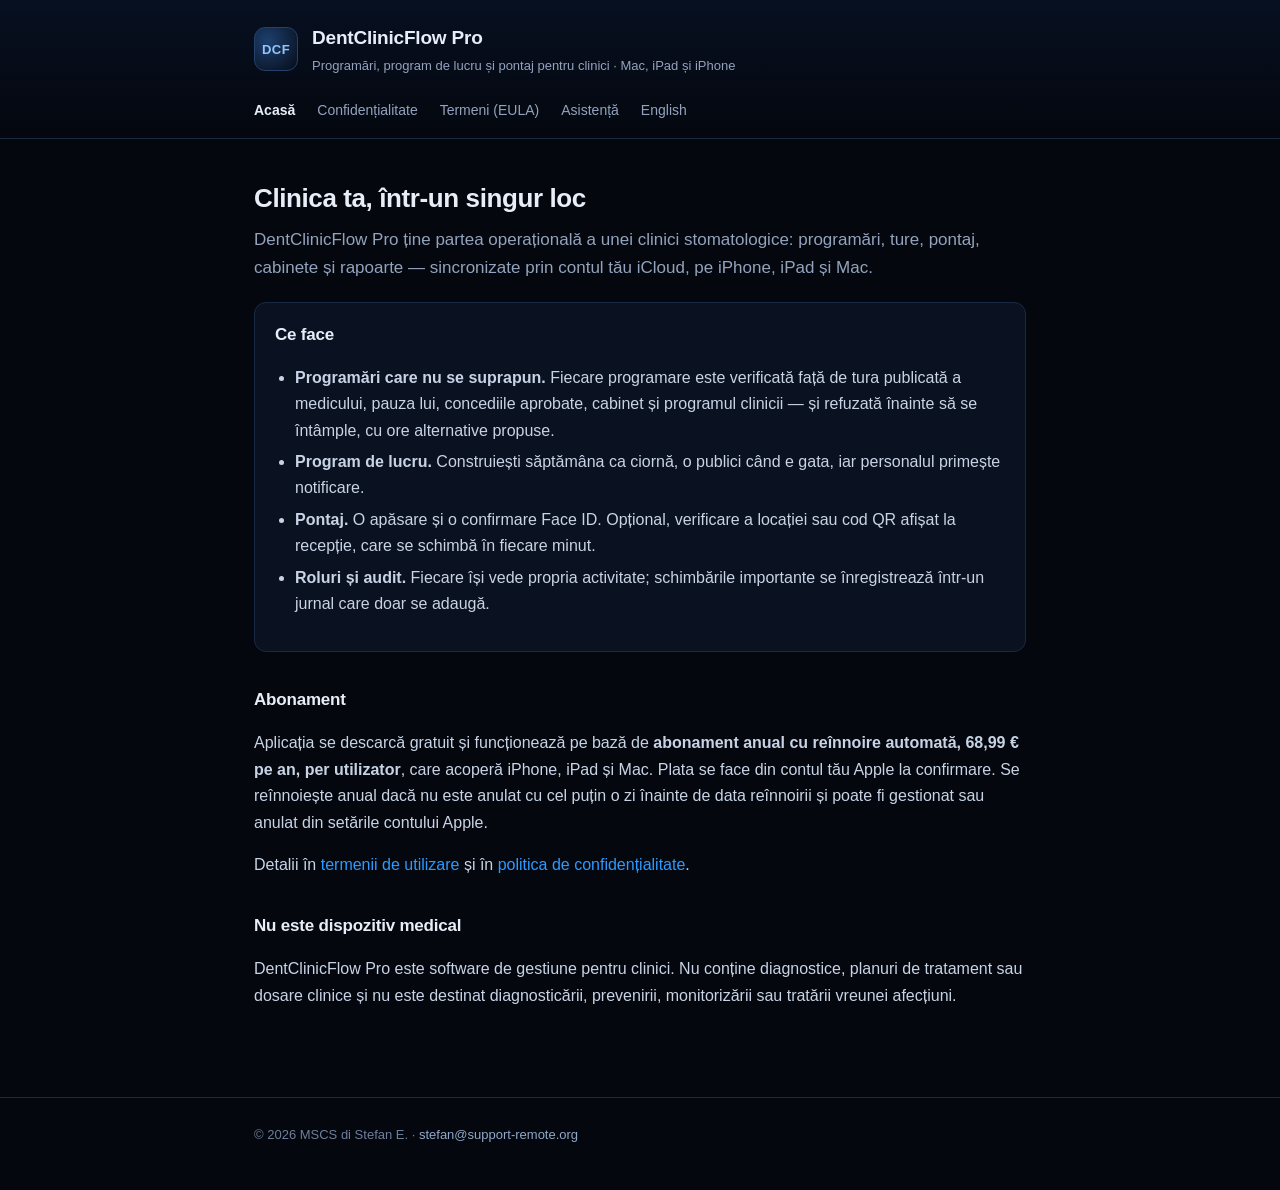
<file: index.html>
<!doctype html>
<html lang="ro">
<head>
<meta charset="utf-8">
<meta name="viewport" content="width=device-width,initial-scale=1">
<title>DentClinicFlow Pro</title>
<meta name="description" content="Programări, program de lucru și pontaj pentru clinici stomatologice, pe iPhone, iPad și Mac.">
<link rel="stylesheet" href="style.css">
</head>
<body>
<header>
  <div class="wrap">
    <div class="brand">
      <div class="mark">DCF</div>
      <div>
        <h1>DentClinicFlow Pro</h1>
        <p>Programări, program de lucru și pontaj pentru clinici · Mac, iPad și iPhone</p>
      </div>
    </div>
    <nav>
      <a href="./" class="on">Acasă</a>
      <a href="privacy.html">Confidențialitate</a>
      <a href="terms.html">Termeni (EULA)</a>
      <a href="support.html">Asistență</a>
      <a href="privacy-en.html">English</a>
    </nav>
  </div>
</header>
<main><div class="wrap">
<h2>Clinica ta, într-un singur loc</h2>
<p class="lead">DentClinicFlow Pro ține partea operațională a unei clinici stomatologice:
programări, ture, pontaj, cabinete și rapoarte — sincronizate prin contul tău iCloud,
pe iPhone, iPad și Mac.</p>

<div class="card">
  <h3>Ce face</h3>
  <ul>
    <li><strong>Programări care nu se suprapun.</strong> Fiecare programare este verificată față de
        tura publicată a medicului, pauza lui, concediile aprobate, cabinet și programul clinicii —
        și refuzată înainte să se întâmple, cu ore alternative propuse.</li>
    <li><strong>Program de lucru.</strong> Construiești săptămâna ca ciornă, o publici când e gata,
        iar personalul primește notificare.</li>
    <li><strong>Pontaj.</strong> O apăsare și o confirmare Face ID. Opțional, verificare a locației
        sau cod QR afișat la recepție, care se schimbă în fiecare minut.</li>
    <li><strong>Roluri și audit.</strong> Fiecare își vede propria activitate; schimbările importante
        se înregistrează într-un jurnal care doar se adaugă.</li>
  </ul>
</div>

<h3>Abonament</h3>
<p>Aplicația se descarcă gratuit și funcționează pe bază de <strong>abonament anual cu reînnoire
automată, 68,99 € pe an, per utilizator</strong>, care acoperă iPhone, iPad și Mac. Plata se face
din contul tău Apple la confirmare. Se reînnoiește anual dacă nu este anulat cu cel puțin o zi
înainte de data reînnoirii și poate fi gestionat sau anulat din setările contului Apple.</p>
<p>Detalii în <a href="terms.html">termenii de utilizare</a> și în
<a href="privacy.html">politica de confidențialitate</a>.</p>

<h3>Nu este dispozitiv medical</h3>
<p>DentClinicFlow Pro este software de gestiune pentru clinici. Nu conține diagnostice, planuri de
tratament sau dosare clinice și nu este destinat diagnosticării, prevenirii, monitorizării sau
tratării vreunei afecțiuni.</p>
</div></main>
<footer><div class="wrap">
  © 2026 MSCS di Stefan E. · <a href="mailto:stefan@support-remote.org">stefan@support-remote.org</a>
</div></footer>
</body>
</html>
</file>
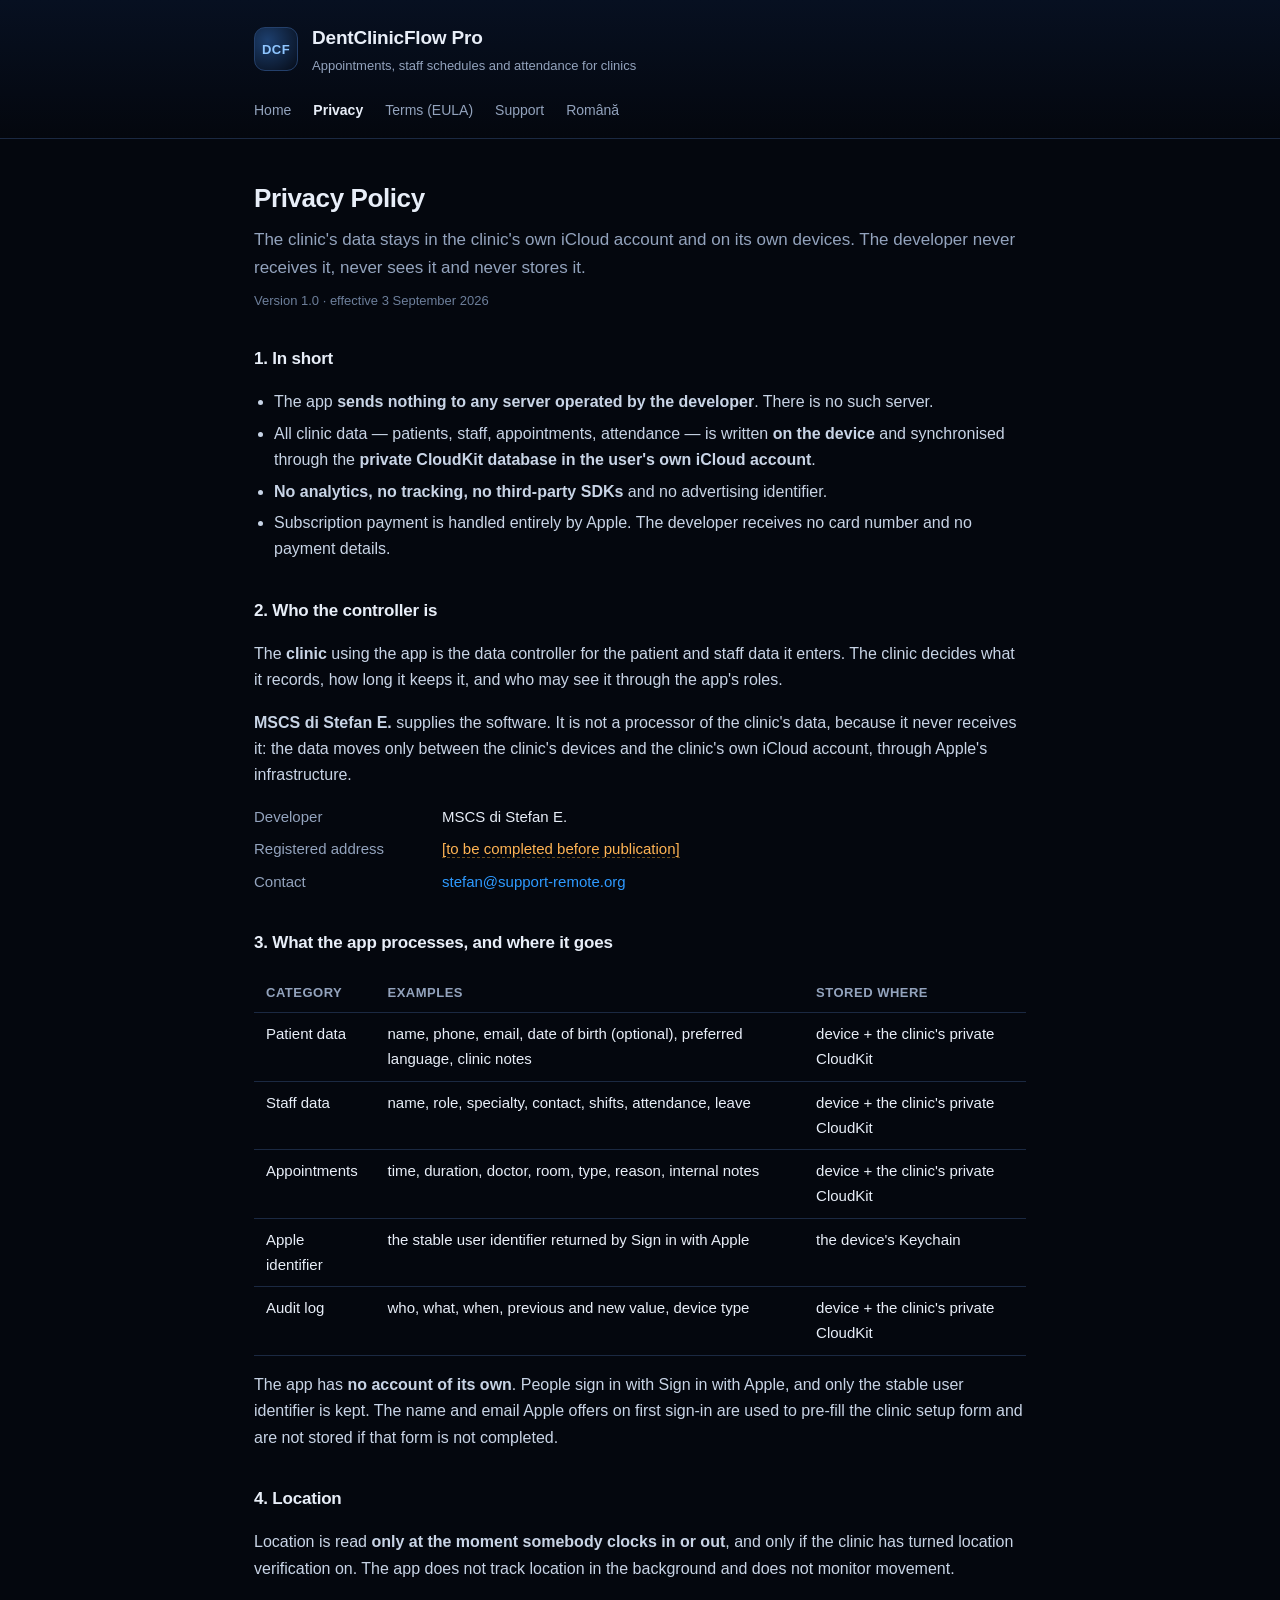
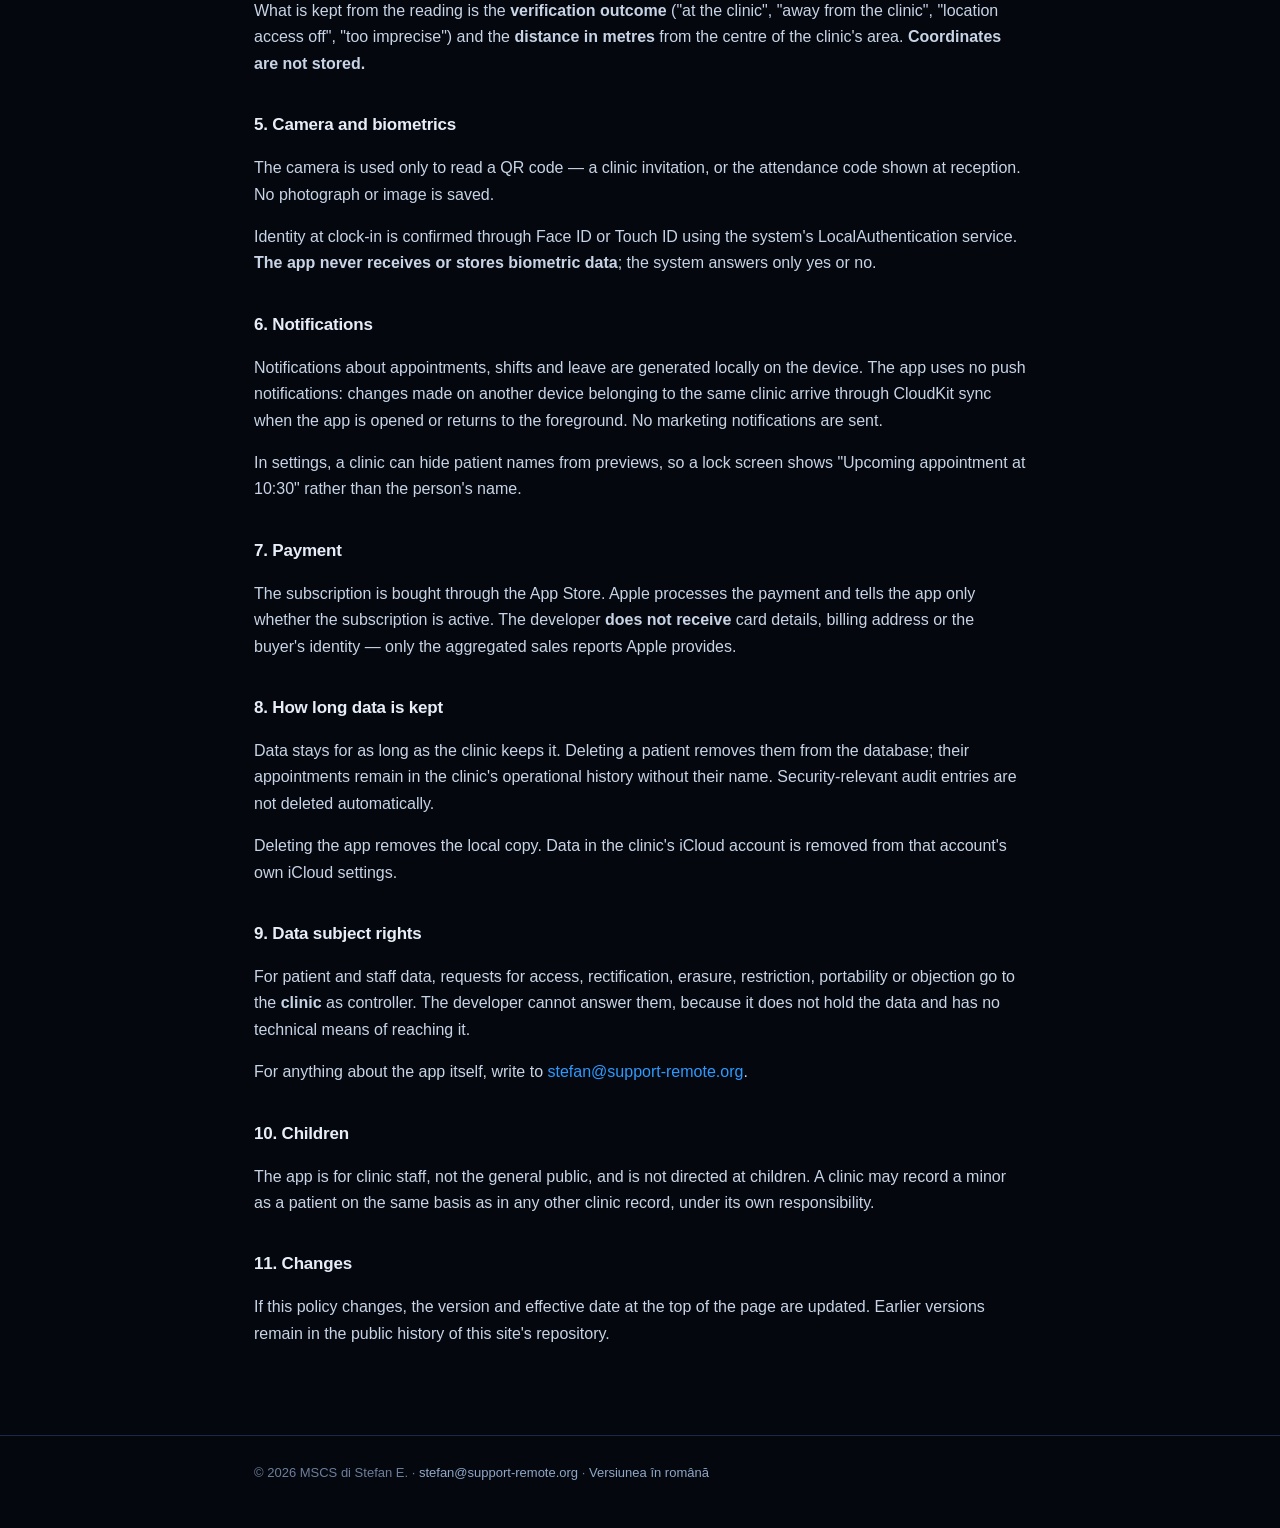
<file: privacy-en.html>
<!doctype html>
<html lang="en">
<head>
<meta charset="utf-8">
<meta name="viewport" content="width=device-width,initial-scale=1">
<title>Privacy Policy · DentClinicFlow Pro</title>
<meta name="description" content="The clinic's data stays in the clinic's own iCloud account. The developer never receives it.">
<link rel="stylesheet" href="style.css">
</head>
<body>
<header>
  <div class="wrap">
    <div class="brand">
      <div class="mark">DCF</div>
      <div>
        <h1>DentClinicFlow Pro</h1>
        <p>Appointments, staff schedules and attendance for clinics</p>
      </div>
    </div>
    <nav>
      <a href="./">Home</a>
      <a href="privacy-en.html" class="on">Privacy</a>
      <a href="terms.html">Terms (EULA)</a>
      <a href="support.html">Support</a>
      <a href="privacy.html">Română</a>
    </nav>
  </div>
</header>
<main><div class="wrap">
<h2>Privacy Policy</h2>
<p class="lead">The clinic's data stays in the clinic's own iCloud account and on its own devices.
The developer never receives it, never sees it and never stores it.</p>
<p class="meta">Version 1.0 · effective 3 September 2026</p>

<h3>1. In short</h3>
<ul>
  <li>The app <strong>sends nothing to any server operated by the developer</strong>. There is no
      such server.</li>
  <li>All clinic data — patients, staff, appointments, attendance — is written
      <strong>on the device</strong> and synchronised through the
      <strong>private CloudKit database in the user's own iCloud account</strong>.</li>
  <li><strong>No analytics, no tracking, no third-party SDKs</strong> and no advertising
      identifier.</li>
  <li>Subscription payment is handled entirely by Apple. The developer receives no card number and
      no payment details.</li>
</ul>

<h3>2. Who the controller is</h3>
<p>The <strong>clinic</strong> using the app is the data controller for the patient and staff data
it enters. The clinic decides what it records, how long it keeps it, and who may see it through the
app's roles.</p>
<p><strong>MSCS di Stefan E.</strong> supplies the software. It is not a processor of the clinic's
data, because it never receives it: the data moves only between the clinic's devices and the
clinic's own iCloud account, through Apple's infrastructure.</p>
<dl class="key">
  <dt>Developer</dt><dd>MSCS di Stefan E.</dd>
  <dt>Registered address</dt><dd><span class="todo">[to be completed before publication]</span></dd>
  <dt>Contact</dt><dd><a href="mailto:stefan@support-remote.org">stefan@support-remote.org</a></dd>
</dl>

<h3>3. What the app processes, and where it goes</h3>
<table>
  <tr><th>Category</th><th>Examples</th><th>Stored where</th></tr>
  <tr>
    <td>Patient data</td>
    <td>name, phone, email, date of birth (optional), preferred language, clinic notes</td>
    <td>device + the clinic's private CloudKit</td>
  </tr>
  <tr>
    <td>Staff data</td>
    <td>name, role, specialty, contact, shifts, attendance, leave</td>
    <td>device + the clinic's private CloudKit</td>
  </tr>
  <tr>
    <td>Appointments</td>
    <td>time, duration, doctor, room, type, reason, internal notes</td>
    <td>device + the clinic's private CloudKit</td>
  </tr>
  <tr>
    <td>Apple identifier</td>
    <td>the stable user identifier returned by Sign in with Apple</td>
    <td>the device's Keychain</td>
  </tr>
  <tr>
    <td>Audit log</td>
    <td>who, what, when, previous and new value, device type</td>
    <td>device + the clinic's private CloudKit</td>
  </tr>
</table>
<p>The app has <strong>no account of its own</strong>. People sign in with Sign in with Apple, and
only the stable user identifier is kept. The name and email Apple offers on first sign-in are used
to pre-fill the clinic setup form and are not stored if that form is not completed.</p>

<h3>4. Location</h3>
<p>Location is read <strong>only at the moment somebody clocks in or out</strong>, and only if the
clinic has turned location verification on. The app does not track location in the background and
does not monitor movement.</p>
<p>What is kept from the reading is the <strong>verification outcome</strong> ("at the clinic",
"away from the clinic", "location access off", "too imprecise") and the <strong>distance in
metres</strong> from the centre of the clinic's area. <strong>Coordinates are not stored.</strong></p>

<h3>5. Camera and biometrics</h3>
<p>The camera is used only to read a QR code — a clinic invitation, or the attendance code shown at
reception. No photograph or image is saved.</p>
<p>Identity at clock-in is confirmed through Face ID or Touch ID using the system's
LocalAuthentication service. <strong>The app never receives or stores biometric data</strong>; the
system answers only yes or no.</p>

<h3>6. Notifications</h3>
<p>Notifications about appointments, shifts and leave are generated locally on the device. The app
uses no push notifications: changes made on another device belonging to the same clinic arrive
through CloudKit sync when the app is opened or returns to the foreground. No marketing
notifications are sent.</p>
<p>In settings, a clinic can hide patient names from previews, so a lock screen shows "Upcoming
appointment at 10:30" rather than the person's name.</p>

<h3>7. Payment</h3>
<p>The subscription is bought through the App Store. Apple processes the payment and tells the app
only whether the subscription is active. The developer <strong>does not receive</strong> card
details, billing address or the buyer's identity — only the aggregated sales reports Apple
provides.</p>

<h3>8. How long data is kept</h3>
<p>Data stays for as long as the clinic keeps it. Deleting a patient removes them from the
database; their appointments remain in the clinic's operational history without their name.
Security-relevant audit entries are not deleted automatically.</p>
<p>Deleting the app removes the local copy. Data in the clinic's iCloud account is removed from
that account's own iCloud settings.</p>

<h3>9. Data subject rights</h3>
<p>For patient and staff data, requests for access, rectification, erasure, restriction,
portability or objection go to the <strong>clinic</strong> as controller. The developer cannot
answer them, because it does not hold the data and has no technical means of reaching it.</p>
<p>For anything about the app itself, write to
<a href="mailto:stefan@support-remote.org">stefan@support-remote.org</a>.</p>

<h3>10. Children</h3>
<p>The app is for clinic staff, not the general public, and is not directed at children. A clinic
may record a minor as a patient on the same basis as in any other clinic record, under its own
responsibility.</p>

<h3>11. Changes</h3>
<p>If this policy changes, the version and effective date at the top of the page are updated.
Earlier versions remain in the public history of this site's repository.</p>
</div></main>
<footer><div class="wrap">
  © 2026 MSCS di Stefan E. · <a href="mailto:stefan@support-remote.org">stefan@support-remote.org</a>
  · <a href="privacy.html">Versiunea în română</a>
</div></footer>
</body>
</html>
</file>
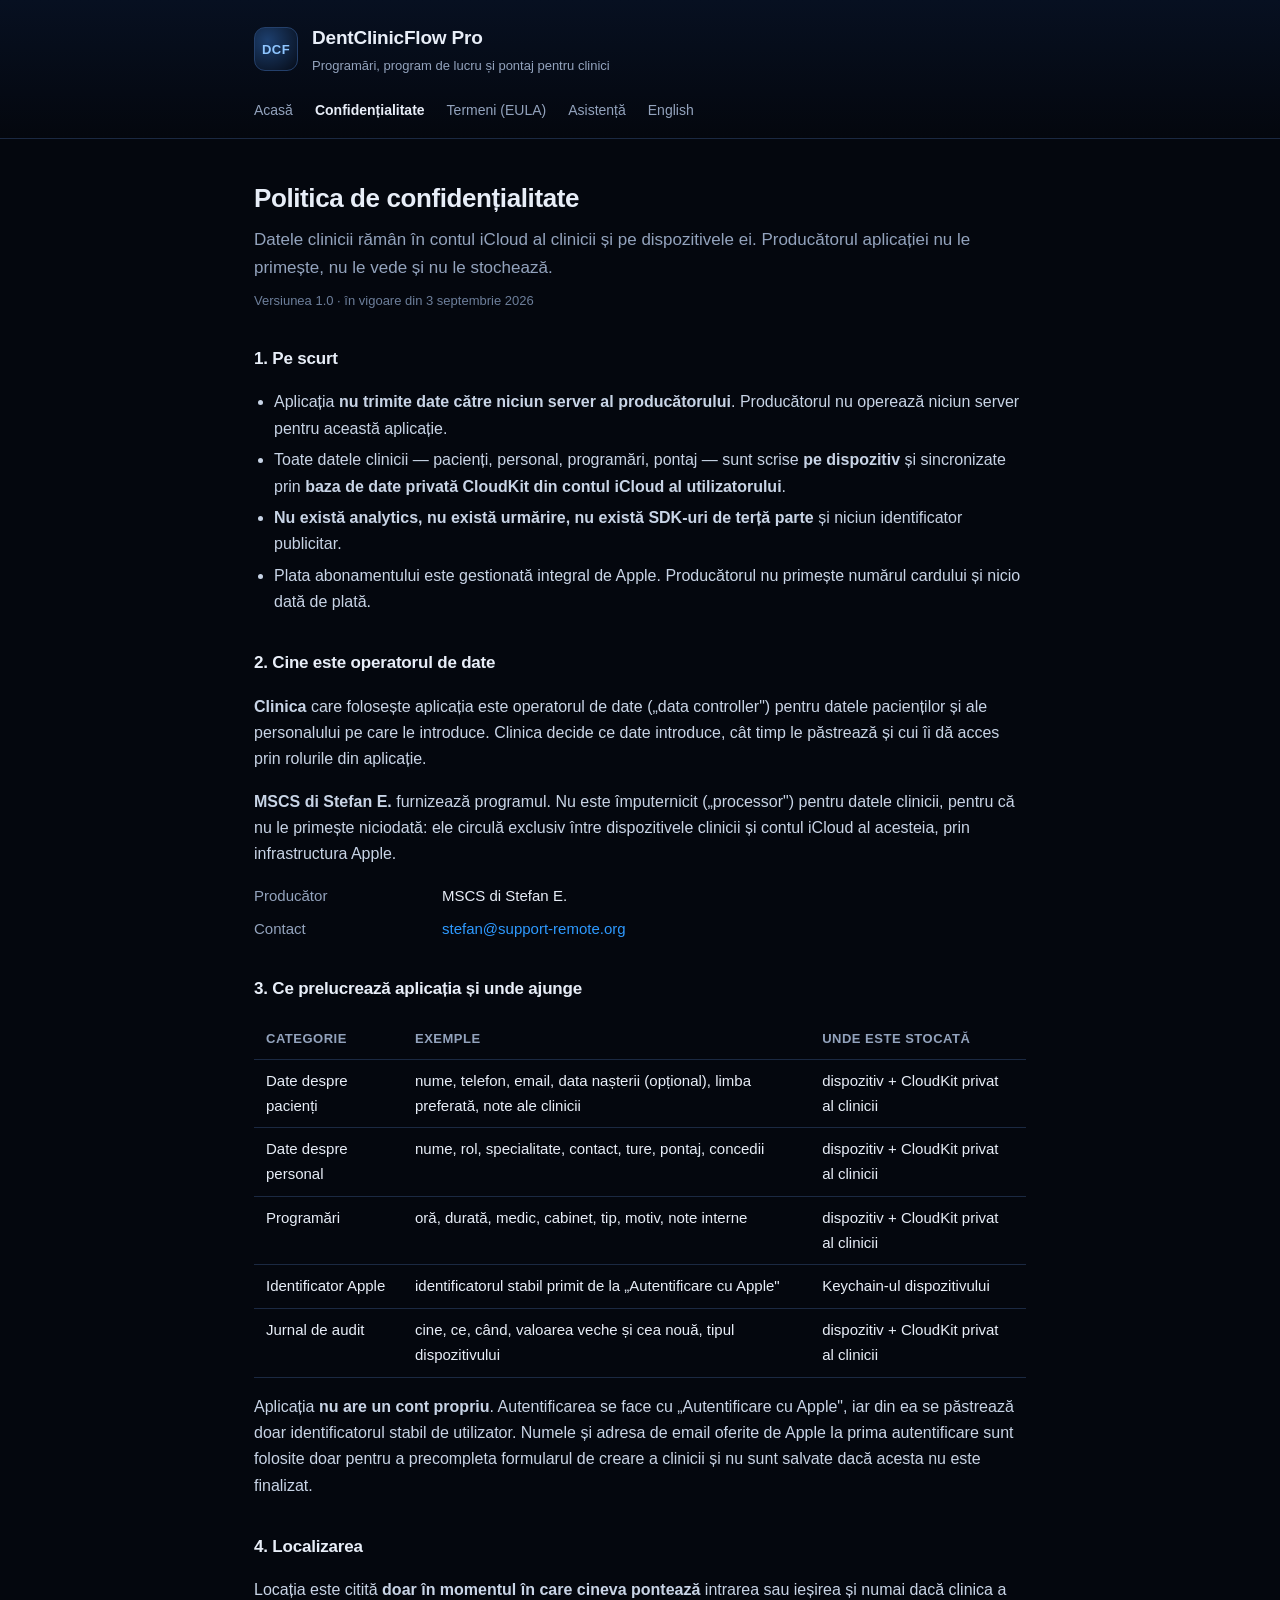
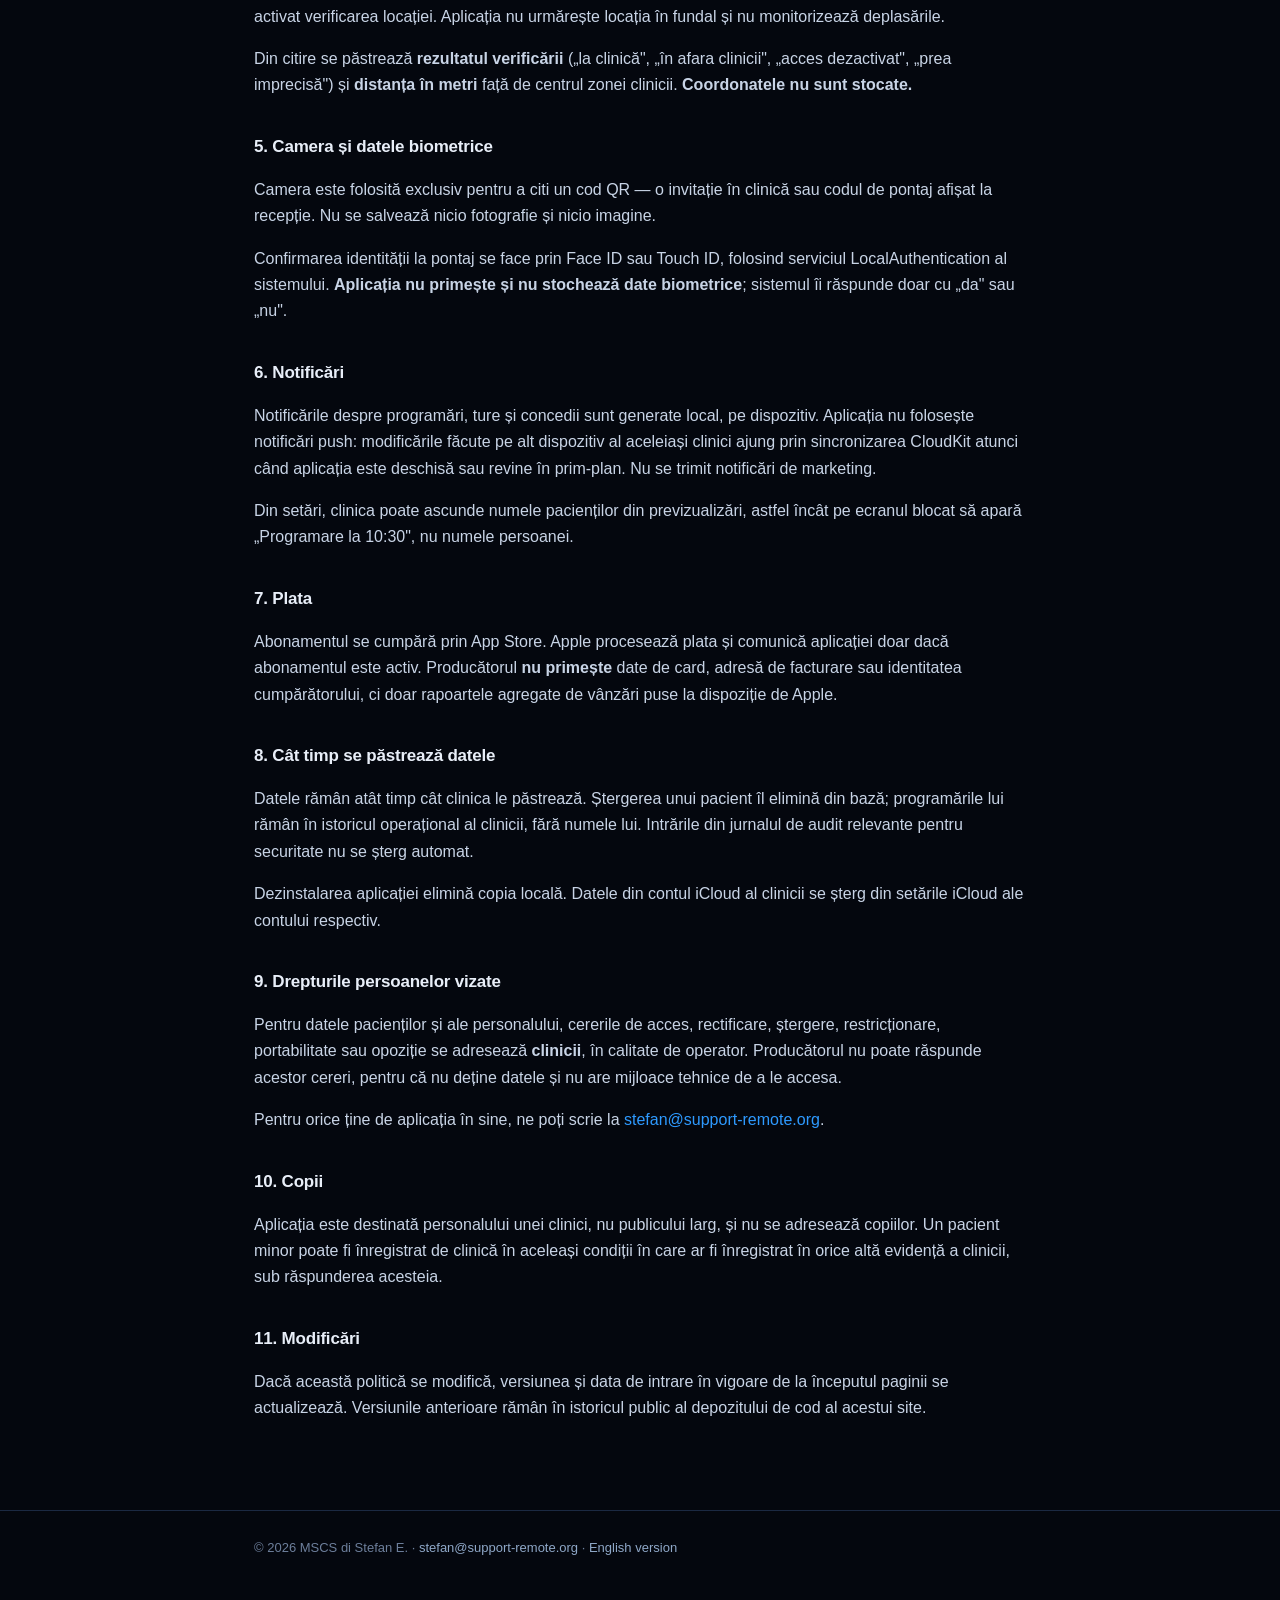
<file: privacy.html>
<!doctype html>
<html lang="ro">
<head>
<meta charset="utf-8">
<meta name="viewport" content="width=device-width,initial-scale=1">
<title>Politica de confidențialitate · DentClinicFlow Pro</title>
<meta name="description" content="Datele clinicii rămân în contul iCloud al clinicii. Producătorul nu le primește și nu le vede.">
<link rel="stylesheet" href="style.css">
</head>
<body>
<header>
  <div class="wrap">
    <div class="brand">
      <div class="mark">DCF</div>
      <div>
        <h1>DentClinicFlow Pro</h1>
        <p>Programări, program de lucru și pontaj pentru clinici</p>
      </div>
    </div>
    <nav>
      <a href="./">Acasă</a>
      <a href="privacy.html" class="on">Confidențialitate</a>
      <a href="terms.html">Termeni (EULA)</a>
      <a href="support.html">Asistență</a>
      <a href="privacy-en.html">English</a>
    </nav>
  </div>
</header>
<main><div class="wrap">
<h2>Politica de confidențialitate</h2>
<p class="lead">Datele clinicii rămân în contul iCloud al clinicii și pe dispozitivele ei.
Producătorul aplicației nu le primește, nu le vede și nu le stochează.</p>
<p class="meta">Versiunea 1.0 · în vigoare din 3 septembrie 2026</p>

<h3>1. Pe scurt</h3>
<ul>
  <li>Aplicația <strong>nu trimite date către niciun server al producătorului</strong>.
      Producătorul nu operează niciun server pentru această aplicație.</li>
  <li>Toate datele clinicii — pacienți, personal, programări, pontaj — sunt scrise
      <strong>pe dispozitiv</strong> și sincronizate prin
      <strong>baza de date privată CloudKit din contul iCloud al utilizatorului</strong>.</li>
  <li><strong>Nu există analytics, nu există urmărire, nu există SDK-uri de terță parte</strong>
      și niciun identificator publicitar.</li>
  <li>Plata abonamentului este gestionată integral de Apple. Producătorul nu primește
      numărul cardului și nicio dată de plată.</li>
</ul>

<h3>2. Cine este operatorul de date</h3>
<p><strong>Clinica</strong> care folosește aplicația este operatorul de date („data controller")
pentru datele pacienților și ale personalului pe care le introduce. Clinica decide ce date
introduce, cât timp le păstrează și cui îi dă acces prin rolurile din aplicație.</p>
<p><strong>MSCS di Stefan E.</strong> furnizează programul. Nu este împuternicit („processor")
pentru datele clinicii, pentru că nu le primește niciodată: ele circulă exclusiv între
dispozitivele clinicii și contul iCloud al acesteia, prin infrastructura Apple.</p>
<dl class="key">
  <dt>Producător</dt><dd>MSCS di Stefan E.</dd>
  <dt>Contact</dt><dd><a href="mailto:stefan@support-remote.org">stefan@support-remote.org</a></dd>
</dl>

<h3>3. Ce prelucrează aplicația și unde ajunge</h3>
<table>
  <tr><th>Categorie</th><th>Exemple</th><th>Unde este stocată</th></tr>
  <tr>
    <td>Date despre pacienți</td>
    <td>nume, telefon, email, data nașterii (opțional), limba preferată, note ale clinicii</td>
    <td>dispozitiv + CloudKit privat al clinicii</td>
  </tr>
  <tr>
    <td>Date despre personal</td>
    <td>nume, rol, specialitate, contact, ture, pontaj, concedii</td>
    <td>dispozitiv + CloudKit privat al clinicii</td>
  </tr>
  <tr>
    <td>Programări</td>
    <td>oră, durată, medic, cabinet, tip, motiv, note interne</td>
    <td>dispozitiv + CloudKit privat al clinicii</td>
  </tr>
  <tr>
    <td>Identificator Apple</td>
    <td>identificatorul stabil primit de la „Autentificare cu Apple"</td>
    <td>Keychain-ul dispozitivului</td>
  </tr>
  <tr>
    <td>Jurnal de audit</td>
    <td>cine, ce, când, valoarea veche și cea nouă, tipul dispozitivului</td>
    <td>dispozitiv + CloudKit privat al clinicii</td>
  </tr>
</table>
<p>Aplicația <strong>nu are un cont propriu</strong>. Autentificarea se face cu „Autentificare cu
Apple", iar din ea se păstrează doar identificatorul stabil de utilizator. Numele și adresa de
email oferite de Apple la prima autentificare sunt folosite doar pentru a precompleta formularul
de creare a clinicii și nu sunt salvate dacă acesta nu este finalizat.</p>

<h3>4. Localizarea</h3>
<p>Locația este citită <strong>doar în momentul în care cineva pontează</strong> intrarea sau
ieșirea și numai dacă clinica a activat verificarea locației. Aplicația nu urmărește locația în
fundal și nu monitorizează deplasările.</p>
<p>Din citire se păstrează <strong>rezultatul verificării</strong> („la clinică", „în afara
clinicii", „acces dezactivat", „prea imprecisă") și <strong>distanța în metri</strong> față de
centrul zonei clinicii. <strong>Coordonatele nu sunt stocate.</strong></p>

<h3>5. Camera și datele biometrice</h3>
<p>Camera este folosită exclusiv pentru a citi un cod QR — o invitație în clinică sau codul de
pontaj afișat la recepție. Nu se salvează nicio fotografie și nicio imagine.</p>
<p>Confirmarea identității la pontaj se face prin Face ID sau Touch ID, folosind serviciul
LocalAuthentication al sistemului. <strong>Aplicația nu primește și nu stochează date
biometrice</strong>; sistemul îi răspunde doar cu „da" sau „nu".</p>

<h3>6. Notificări</h3>
<p>Notificările despre programări, ture și concedii sunt generate local, pe dispozitiv. Aplicația
nu folosește notificări push: modificările făcute pe alt dispozitiv al aceleiași clinici ajung prin
sincronizarea CloudKit atunci când aplicația este deschisă sau revine în prim-plan. Nu se trimit
notificări de marketing.</p>
<p>Din setări, clinica poate ascunde numele pacienților din previzualizări, astfel încât pe ecranul
blocat să apară „Programare la 10:30", nu numele persoanei.</p>

<h3>7. Plata</h3>
<p>Abonamentul se cumpără prin App Store. Apple procesează plata și comunică aplicației doar dacă
abonamentul este activ. Producătorul <strong>nu primește</strong> date de card, adresă de facturare
sau identitatea cumpărătorului, ci doar rapoartele agregate de vânzări puse la dispoziție de Apple.</p>

<h3>8. Cât timp se păstrează datele</h3>
<p>Datele rămân atât timp cât clinica le păstrează. Ștergerea unui pacient îl elimină din bază;
programările lui rămân în istoricul operațional al clinicii, fără numele lui. Intrările din
jurnalul de audit relevante pentru securitate nu se șterg automat.</p>
<p>Dezinstalarea aplicației elimină copia locală. Datele din contul iCloud al clinicii se șterg din
setările iCloud ale contului respectiv.</p>

<h3>9. Drepturile persoanelor vizate</h3>
<p>Pentru datele pacienților și ale personalului, cererile de acces, rectificare, ștergere,
restricționare, portabilitate sau opoziție se adresează <strong>clinicii</strong>, în calitate de
operator. Producătorul nu poate răspunde acestor cereri, pentru că nu deține datele și nu are
mijloace tehnice de a le accesa.</p>
<p>Pentru orice ține de aplicația în sine, ne poți scrie la
<a href="mailto:stefan@support-remote.org">stefan@support-remote.org</a>.</p>

<h3>10. Copii</h3>
<p>Aplicația este destinată personalului unei clinici, nu publicului larg, și nu se adresează
copiilor. Un pacient minor poate fi înregistrat de clinică în aceleași condiții în care ar fi
înregistrat în orice altă evidență a clinicii, sub răspunderea acesteia.</p>

<h3>11. Modificări</h3>
<p>Dacă această politică se modifică, versiunea și data de intrare în vigoare de la începutul
paginii se actualizează. Versiunile anterioare rămân în istoricul public al depozitului de cod al
acestui site.</p>
</div></main>
<footer><div class="wrap">
  © 2026 MSCS di Stefan E. · <a href="mailto:stefan@support-remote.org">stefan@support-remote.org</a>
  · <a href="privacy-en.html">English version</a>
</div></footer>
</body>
</html>
</file>
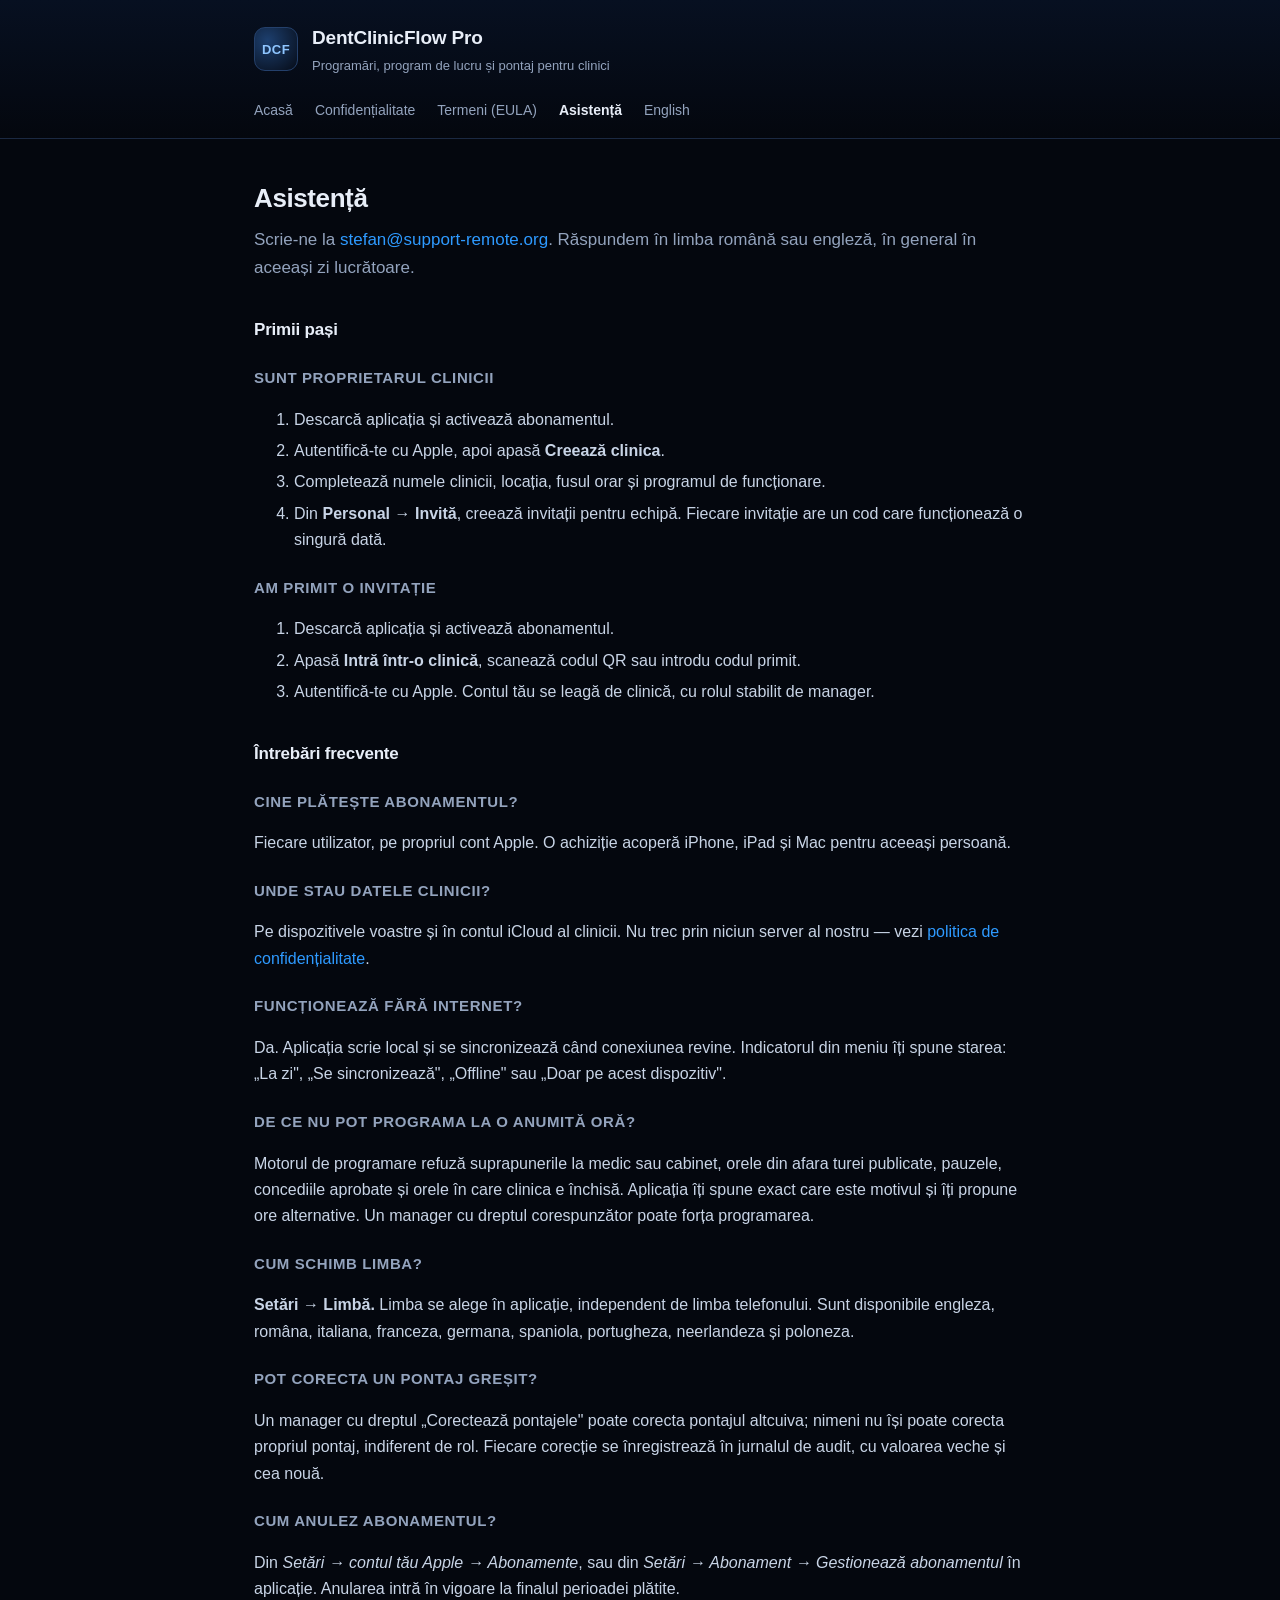
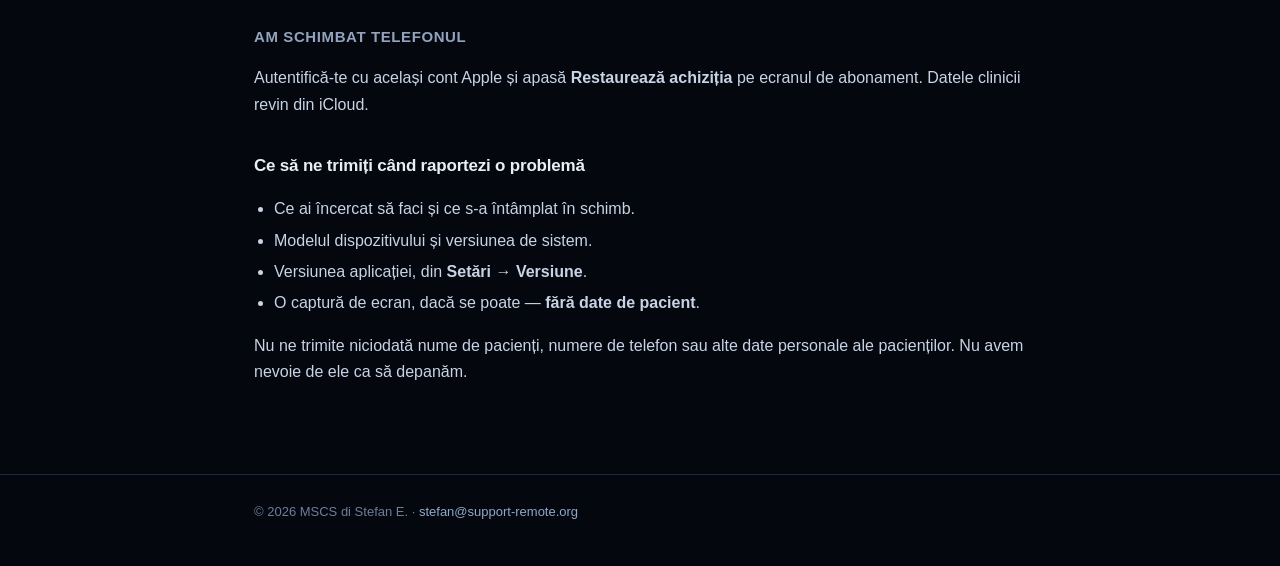
<file: support.html>
<!doctype html>
<html lang="ro">
<head>
<meta charset="utf-8">
<meta name="viewport" content="width=device-width,initial-scale=1">
<title>Asistență · DentClinicFlow Pro</title>
<meta name="description" content="Întrebări frecvente și contact pentru DentClinicFlow Pro.">
<link rel="stylesheet" href="style.css">
</head>
<body>
<header>
  <div class="wrap">
    <div class="brand">
      <div class="mark">DCF</div>
      <div>
        <h1>DentClinicFlow Pro</h1>
        <p>Programări, program de lucru și pontaj pentru clinici</p>
      </div>
    </div>
    <nav>
      <a href="./">Acasă</a>
      <a href="privacy.html">Confidențialitate</a>
      <a href="terms.html">Termeni (EULA)</a>
      <a href="support.html" class="on">Asistență</a>
      <a href="privacy-en.html">English</a>
    </nav>
  </div>
</header>
<main><div class="wrap">
<h2>Asistență</h2>
<p class="lead">Scrie-ne la
<a href="mailto:stefan@support-remote.org">stefan@support-remote.org</a>.
Răspundem în limba română sau engleză, în general în aceeași zi lucrătoare.</p>

<h3>Primii pași</h3>
<h4>Sunt proprietarul clinicii</h4>
<ol>
  <li>Descarcă aplicația și activează abonamentul.</li>
  <li>Autentifică-te cu Apple, apoi apasă <strong>Creează clinica</strong>.</li>
  <li>Completează numele clinicii, locația, fusul orar și programul de funcționare.</li>
  <li>Din <strong>Personal → Invită</strong>, creează invitații pentru echipă. Fiecare invitație
      are un cod care funcționează o singură dată.</li>
</ol>
<h4>Am primit o invitație</h4>
<ol>
  <li>Descarcă aplicația și activează abonamentul.</li>
  <li>Apasă <strong>Intră într-o clinică</strong>, scanează codul QR sau introdu codul primit.</li>
  <li>Autentifică-te cu Apple. Contul tău se leagă de clinică, cu rolul stabilit de manager.</li>
</ol>

<h3>Întrebări frecvente</h3>

<h4>Cine plătește abonamentul?</h4>
<p>Fiecare utilizator, pe propriul cont Apple. O achiziție acoperă iPhone, iPad și Mac pentru
aceeași persoană.</p>

<h4>Unde stau datele clinicii?</h4>
<p>Pe dispozitivele voastre și în contul iCloud al clinicii. Nu trec prin niciun server al nostru —
vezi <a href="privacy.html">politica de confidențialitate</a>.</p>

<h4>Funcționează fără internet?</h4>
<p>Da. Aplicația scrie local și se sincronizează când conexiunea revine. Indicatorul din meniu îți
spune starea: „La zi", „Se sincronizează", „Offline" sau „Doar pe acest dispozitiv".</p>

<h4>De ce nu pot programa la o anumită oră?</h4>
<p>Motorul de programare refuză suprapunerile la medic sau cabinet, orele din afara turei publicate,
pauzele, concediile aprobate și orele în care clinica e închisă. Aplicația îți spune exact care este
motivul și îți propune ore alternative. Un manager cu dreptul corespunzător poate forța programarea.</p>

<h4>Cum schimb limba?</h4>
<p><strong>Setări → Limbă.</strong> Limba se alege în aplicație, independent de limba telefonului.
Sunt disponibile engleza, româna, italiana, franceza, germana, spaniola, portugheza, neerlandeza și
poloneza.</p>

<h4>Pot corecta un pontaj greșit?</h4>
<p>Un manager cu dreptul „Corectează pontajele" poate corecta pontajul altcuiva; nimeni nu își poate
corecta propriul pontaj, indiferent de rol. Fiecare corecție se înregistrează în jurnalul de audit,
cu valoarea veche și cea nouă.</p>

<h4>Cum anulez abonamentul?</h4>
<p>Din <em>Setări → contul tău Apple → Abonamente</em>, sau din
<em>Setări → Abonament → Gestionează abonamentul</em> în aplicație. Anularea intră în vigoare la
finalul perioadei plătite.</p>

<h4>Am schimbat telefonul</h4>
<p>Autentifică-te cu același cont Apple și apasă <strong>Restaurează achiziția</strong> pe ecranul
de abonament. Datele clinicii revin din iCloud.</p>

<h3>Ce să ne trimiți când raportezi o problemă</h3>
<ul>
  <li>Ce ai încercat să faci și ce s-a întâmplat în schimb.</li>
  <li>Modelul dispozitivului și versiunea de sistem.</li>
  <li>Versiunea aplicației, din <strong>Setări → Versiune</strong>.</li>
  <li>O captură de ecran, dacă se poate — <strong>fără date de pacient</strong>.</li>
</ul>
<p>Nu ne trimite niciodată nume de pacienți, numere de telefon sau alte date personale ale
pacienților. Nu avem nevoie de ele ca să depanăm.</p>
</div></main>
<footer><div class="wrap">
  © 2026 MSCS di Stefan E. · <a href="mailto:stefan@support-remote.org">stefan@support-remote.org</a>
</div></footer>
</body>
</html>
</file>
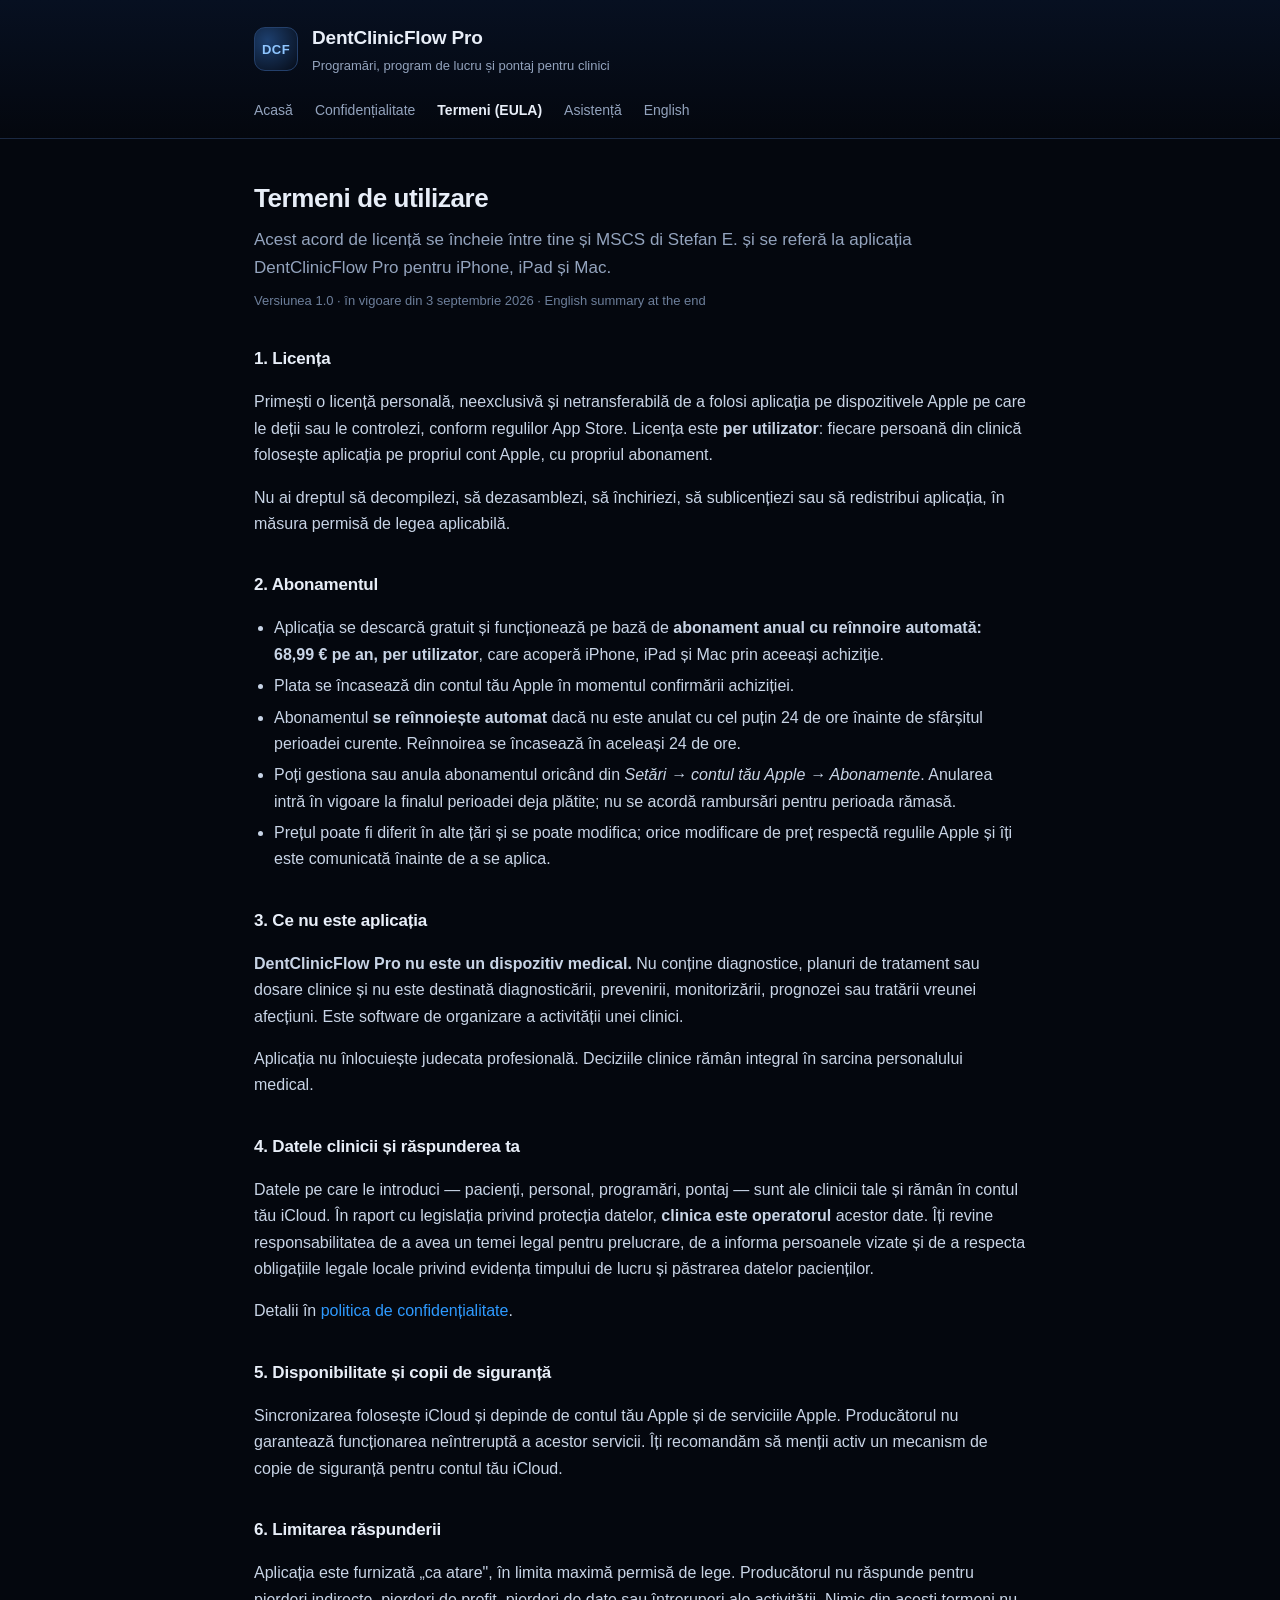
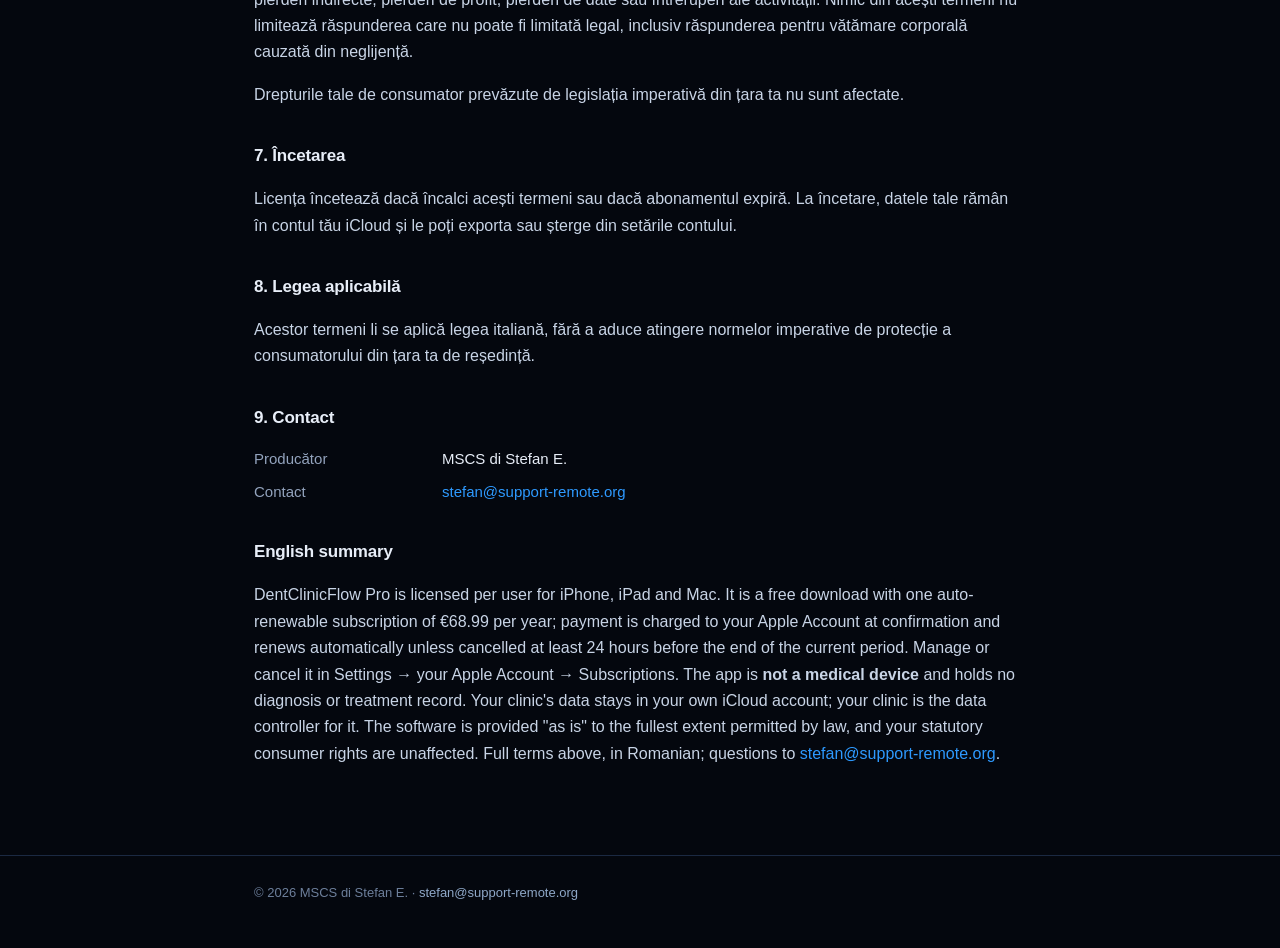
<file: terms.html>
<!doctype html>
<html lang="ro">
<head>
<meta charset="utf-8">
<meta name="viewport" content="width=device-width,initial-scale=1">
<title>Termeni de utilizare (EULA) · DentClinicFlow Pro</title>
<meta name="description" content="Termenii de licență pentru DentClinicFlow Pro, inclusiv abonamentul anual.">
<link rel="stylesheet" href="style.css">
</head>
<body>
<header>
  <div class="wrap">
    <div class="brand">
      <div class="mark">DCF</div>
      <div>
        <h1>DentClinicFlow Pro</h1>
        <p>Programări, program de lucru și pontaj pentru clinici</p>
      </div>
    </div>
    <nav>
      <a href="./">Acasă</a>
      <a href="privacy.html">Confidențialitate</a>
      <a href="terms.html" class="on">Termeni (EULA)</a>
      <a href="support.html">Asistență</a>
      <a href="privacy-en.html">English</a>
    </nav>
  </div>
</header>
<main><div class="wrap">
<h2>Termeni de utilizare</h2>
<p class="lead">Acest acord de licență se încheie între tine și MSCS di Stefan E. și se referă la
aplicația DentClinicFlow Pro pentru iPhone, iPad și Mac.</p>
<p class="meta">Versiunea 1.0 · în vigoare din 3 septembrie 2026 · <span lang="en">English summary at the end</span></p>

<h3>1. Licența</h3>
<p>Primești o licență personală, neexclusivă și netransferabilă de a folosi aplicația pe
dispozitivele Apple pe care le deții sau le controlezi, conform regulilor App Store. Licența este
<strong>per utilizator</strong>: fiecare persoană din clinică folosește aplicația pe propriul cont
Apple, cu propriul abonament.</p>
<p>Nu ai dreptul să decompilezi, să dezasamblezi, să închiriezi, să sublicențiezi sau să redistribui
aplicația, în măsura permisă de legea aplicabilă.</p>

<h3>2. Abonamentul</h3>
<ul>
  <li>Aplicația se descarcă gratuit și funcționează pe bază de <strong>abonament anual cu reînnoire
      automată: 68,99 € pe an, per utilizator</strong>, care acoperă iPhone, iPad și Mac prin
      aceeași achiziție.</li>
  <li>Plata se încasează din contul tău Apple în momentul confirmării achiziției.</li>
  <li>Abonamentul <strong>se reînnoiește automat</strong> dacă nu este anulat cu cel puțin
      24 de ore înainte de sfârșitul perioadei curente. Reînnoirea se încasează în aceleași
      24 de ore.</li>
  <li>Poți gestiona sau anula abonamentul oricând din
      <em>Setări → contul tău Apple → Abonamente</em>. Anularea intră în vigoare la finalul
      perioadei deja plătite; nu se acordă rambursări pentru perioada rămasă.</li>
  <li>Prețul poate fi diferit în alte țări și se poate modifica; orice modificare de preț respectă
      regulile Apple și îți este comunicată înainte de a se aplica.</li>
</ul>

<h3>3. Ce nu este aplicația</h3>
<p><strong>DentClinicFlow Pro nu este un dispozitiv medical.</strong> Nu conține diagnostice, planuri
de tratament sau dosare clinice și nu este destinată diagnosticării, prevenirii, monitorizării,
prognozei sau tratării vreunei afecțiuni. Este software de organizare a activității unei clinici.</p>
<p>Aplicația nu înlocuiește judecata profesională. Deciziile clinice rămân integral în sarcina
personalului medical.</p>

<h3>4. Datele clinicii și răspunderea ta</h3>
<p>Datele pe care le introduci — pacienți, personal, programări, pontaj — sunt ale clinicii tale și
rămân în contul tău iCloud. În raport cu legislația privind protecția datelor, <strong>clinica este
operatorul</strong> acestor date. Îți revine responsabilitatea de a avea un temei legal pentru
prelucrare, de a informa persoanele vizate și de a respecta obligațiile legale locale privind
evidența timpului de lucru și păstrarea datelor pacienților.</p>
<p>Detalii în <a href="privacy.html">politica de confidențialitate</a>.</p>

<h3>5. Disponibilitate și copii de siguranță</h3>
<p>Sincronizarea folosește iCloud și depinde de contul tău Apple și de serviciile Apple.
Producătorul nu garantează funcționarea neîntreruptă a acestor servicii. Îți recomandăm să
menții activ un mecanism de copie de siguranță pentru contul tău iCloud.</p>

<h3>6. Limitarea răspunderii</h3>
<p>Aplicația este furnizată „ca atare", în limita maximă permisă de lege. Producătorul nu răspunde
pentru pierderi indirecte, pierderi de profit, pierderi de date sau întreruperi ale activității.
Nimic din acești termeni nu limitează răspunderea care nu poate fi limitată legal, inclusiv
răspunderea pentru vătămare corporală cauzată din neglijență.</p>
<p>Drepturile tale de consumator prevăzute de legislația imperativă din țara ta nu sunt afectate.</p>

<h3>7. Încetarea</h3>
<p>Licența încetează dacă încalci acești termeni sau dacă abonamentul expiră. La încetare, datele
tale rămân în contul tău iCloud și le poți exporta sau șterge din setările contului.</p>

<h3>8. Legea aplicabilă</h3>
<p>Acestor termeni li se aplică legea italiană, fără a aduce atingere normelor imperative de
protecție a consumatorului din țara ta de reședință.</p>

<h3>9. Contact</h3>
<dl class="key">
  <dt>Producător</dt><dd>MSCS di Stefan E.</dd>
  <dt>Contact</dt><dd><a href="mailto:stefan@support-remote.org">stefan@support-remote.org</a></dd>
</dl>

<h3 lang="en">English summary</h3>
<p lang="en">DentClinicFlow Pro is licensed per user for iPhone, iPad and Mac. It is a free
download with one auto-renewable subscription of €68.99 per year; payment is charged to your Apple
Account at confirmation and renews automatically unless cancelled at least 24 hours before the end
of the current period. Manage or cancel it in Settings → your Apple Account → Subscriptions. The
app is <strong>not a medical device</strong> and holds no diagnosis or treatment record. Your
clinic's data stays in your own iCloud account; your clinic is the data controller for it. The
software is provided "as is" to the fullest extent permitted by law, and your statutory consumer
rights are unaffected. Full terms above, in Romanian; questions to
<a href="mailto:stefan@support-remote.org">stefan@support-remote.org</a>.</p>
</div></main>
<footer><div class="wrap">
  © 2026 MSCS di Stefan E. · <a href="mailto:stefan@support-remote.org">stefan@support-remote.org</a>
</div></footer>
</body>
</html>
</file>
<file: style.css>
:root{--bg:#04070e;--panel:#0a1120;--line:#1b2942;--ink:#e8eef8;--dim:#93a3bd;--accent:#2e9aff;--accent-2:#0b84f3}
*{box-sizing:border-box}
html{-webkit-text-size-adjust:100%}
body{margin:0;background:var(--bg);color:var(--ink);
  font:16px/1.65 -apple-system,BlinkMacSystemFont,"Segoe UI",Roboto,Helvetica,Arial,sans-serif}
a{color:var(--accent);text-decoration:none}
a:hover{text-decoration:underline}
header{border-bottom:1px solid var(--line);background:linear-gradient(180deg,#071021,#04070e)}
.wrap{max-width:820px;margin:0 auto;padding:0 24px}
.brand{display:flex;align-items:center;gap:14px;padding:22px 0}
.mark{width:44px;height:44px;border-radius:11px;flex:0 0 auto;
  background:radial-gradient(circle at 30% 30%,#1d3f6e,#060c18);
  border:1px solid #24406b;display:grid;place-items:center;font-weight:700;font-size:13px;letter-spacing:.5px;color:#8fc6ff}
.brand h1{font-size:19px;margin:0;font-weight:650;letter-spacing:-.2px}
.brand p{margin:2px 0 0;font-size:13px;color:var(--dim)}
nav{display:flex;gap:22px;padding:0 0 16px;font-size:14px;flex-wrap:wrap}
nav a{color:var(--dim)}
nav a.on{color:var(--ink);font-weight:600}
main{padding:38px 0 72px}
h2{font-size:26px;letter-spacing:-.4px;margin:0 0 6px}
h3{font-size:17px;margin:34px 0 8px;letter-spacing:-.2px}
h4{font-size:15px;margin:22px 0 6px;color:var(--dim);text-transform:uppercase;letter-spacing:.6px;font-weight:650}
.lead{color:var(--dim);font-size:17px;margin:0 0 8px}
.meta{color:#6d7f9b;font-size:13px;margin:0 0 30px}
p,li{color:#c8d4e6}
ul{padding-left:20px}
li{margin:5px 0}
.card{background:var(--panel);border:1px solid var(--line);border-radius:12px;padding:18px 20px;margin:20px 0}
.card h3{margin-top:0}
.key{display:grid;grid-template-columns:170px 1fr;gap:8px 18px;font-size:15px}
.key dt{color:var(--dim)}
.key dd{margin:0}
.todo{color:#ffb454;border-bottom:1px dashed #6b4d1c}
table{width:100%;border-collapse:collapse;margin:16px 0;font-size:15px;display:block;overflow-x:auto}
th,td{text-align:left;padding:9px 12px;border-bottom:1px solid var(--line);vertical-align:top}
th{color:var(--dim);font-weight:600;font-size:13px;text-transform:uppercase;letter-spacing:.5px}
.pill{display:inline-block;padding:3px 10px;border-radius:999px;font-size:12px;font-weight:600;
  background:#0e2440;color:#7dc0ff;border:1px solid #1d4570}
footer{border-top:1px solid var(--line);padding:26px 0 44px;color:#6d7f9b;font-size:13px}
footer a{color:#8fa8c8}
@media(max-width:560px){.key{grid-template-columns:1fr}.key dt{margin-top:10px}}
</file>
